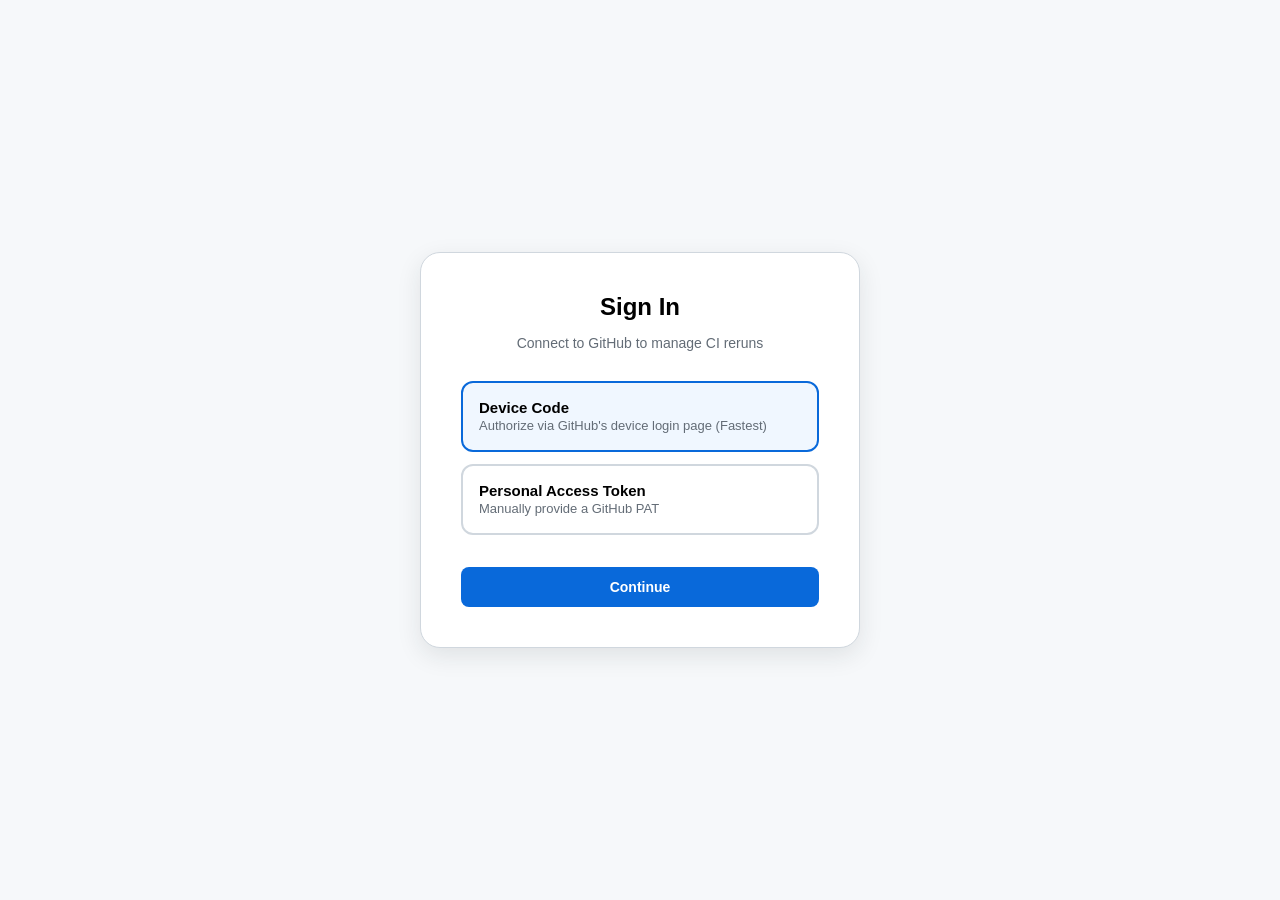
<file: src/gh_rerunner/auth_ui.html>
<!doctype html>
<html lang="en">
<head>
  <meta charset="utf-8" />
  <meta name="viewport" content="width=device-width, initial-scale=1" />
  <title>gh-rerunner | Sign In</title>
  <style>
    :root {
      --bg: #f6f8fa;
      --panel: #ffffff;
      --text: #1f2328;
      --muted: #636c76;
      --accent: #0969da;
      --line: #d0d7de;
      --ok: #1a7f37;
      --err: #cf222e;
      --radius: 12px;
    }
    * { box-sizing: border-box; }
    body {
      margin: 0;
      min-height: 100vh;
      background: var(--bg);
      display: flex;
      align-items: center;
      justify-content: center;
      font-family: -apple-system, BlinkMacSystemFont, "Segoe UI", Helvetica, Arial, sans-serif;
      padding: 20px;
    }
    .hero {
      width: 100%;
      max-width: 440px;
      background: var(--panel);
      border: 1px solid var(--line);
      border-radius: 20px;
      box-shadow: 0 8px 24px rgba(31,35,40,0.1);
      padding: 40px;
    }
    h1 { margin: 0 0 8px; font-size: 1.5rem; text-align: center; }
    .subtitle { color: var(--muted); text-align: center; font-size: 14px; margin-bottom: 30px; }

    /* Method Selection */
    .option-card {
      padding: 16px;
      border: 2px solid var(--line);
      border-radius: 12px;
      margin-bottom: 12px;
      cursor: pointer;
      transition: 0.2s;
    }
    .option-card:hover { border-color: var(--accent); background: #f0f7ff; }
    .option-card.selected { border-color: var(--accent); background: #f0f7ff; }
    .option-card strong { display: block; font-size: 15px; }
    .option-card span { font-size: 13px; color: var(--muted); }

    /* Device Flow Display */
    .device-box {
      background: var(--bg);
      border: 1px dashed var(--line);
      border-radius: 12px;
      padding: 24px;
      text-align: center;
      margin-bottom: 20px;
    }
    .device-code {
      font-family: ui-monospace, monospace;
      font-size: 32px;
      font-weight: bold;
      color: var(--accent);
      letter-spacing: 4px;
      margin: 16px 0;
      cursor: pointer;
    }

    button {
      width: 100%;
      padding: 12px;
      border-radius: 8px;
      font-weight: 600;
      font-size: 14px;
      cursor: pointer;
      border: none;
      transition: 0.1s;
    }
    .btn-primary { background: var(--accent); color: white; }
    .btn-secondary { background: white; color: var(--text); border: 1px solid var(--line); }
    button:hover { opacity: 0.9; }

    .status {
      margin-top: 16px;
      padding: 12px;
      border-radius: 8px;
      font-size: 13px;
      text-align: center;
    }
    .status.info { background: #ddf4ff; color: #0969da; }
    .status.success { background: #dafbe1; color: var(--ok); }
    .status.error { background: #ffebe9; color: var(--err); }
    
    .step { display: none; animation: fadeIn 0.3s ease; }
    .step.active { display: block; }
    @keyframes fadeIn { from { opacity: 0; transform: translateY(5px); } to { opacity: 1; transform: translateY(0); } }
  </style>
</head>
<body>
  <div class="hero">
    <h1>Sign In</h1>
    <p class="subtitle">Connect to GitHub to manage CI reruns</p>

    <div id="step1" class="step active">
      <div class="option-card selected" onclick="setMethod('device')">
        <strong>Device Code</strong>
        <span>Authorize via GitHub's device login page (Fastest)</span>
      </div>
      <div class="option-card" onclick="setMethod('pat')">
        <strong>Personal Access Token</strong>
        <span>Manually provide a GitHub PAT</span>
      </div>
      <button class="btn-primary" style="margin-top: 20px;" id="nextBtn">Continue</button>
    </div>

    <div id="step2Device" class="step">
      <div class="device-box">
        <span style="font-size: 11px; text-transform: uppercase; color: var(--muted);">Your Device Code</span>
        <div class="device-code" id="deviceCode" onclick="copyCode()">---- ----</div>
        <button class="btn-secondary" id="deviceCopyBtn" disabled>Copy & Open GitHub</button>
      </div>
      <div id="deviceStatus" class="status info">Waiting for approval...</div>
      <button class="btn-secondary" style="margin-top: 12px;" onclick="location.reload()">Back</button>
    </div>

    <div id="step2Pat" class="step">
      <form id="patForm">
        <label style="font-size:12px; font-weight:600; display:block; margin-bottom:6px;">Personal Access Token</label>
        <input id="patInput" type="password" placeholder="ghp_..." style="width:100%; padding:10px; border:1px solid var(--line); border-radius:8px; margin-bottom:20px;">
        <button type="submit" class="btn-primary">Sign In with Token</button>
      </form>
      <div id="patStatus" class="status" style="display:none;"></div>
      <button class="btn-secondary" style="margin-top: 12px;" onclick="location.reload()">Back</button>
    </div>
  </div>

  <script>
    const embedded = new URLSearchParams(window.location.search).get('embedded') === '1';
    let selectedMethod = 'device';
    const deviceCodeEl = document.getElementById('deviceCode');
    const deviceStatusEl = document.getElementById('deviceStatus');
    let pollIntervalId = null;
    let pollDelayMs = 5000;

    function finishAuth(login) {
      if (embedded && window.parent && window.parent !== window) {
        window.parent.postMessage({ type: 'gh-rerunner-auth-success', login }, window.location.origin);
        return;
      }
      setTimeout(() => window.close(), 300);
    }

    function setMethod(m) {
      selectedMethod = m;
      document.querySelectorAll('.option-card').forEach(c => {
        c.classList.toggle('selected', c.innerHTML.includes(m === 'device' ? 'Device' : 'Personal'));
      });
    }

    document.getElementById('nextBtn').onclick = () => {
      document.getElementById('step1').classList.remove('active');
      if (selectedMethod === 'device') {
        document.getElementById('step2Device').classList.add('active');
        initDeviceFlow();
      } else {
        document.getElementById('step2Pat').classList.add('active');
      }
    };

    async function initDeviceFlow() {
      try {
        const res = await fetch('/rpc', {
          method: 'POST',
          headers: { 'Content-Type': 'application/json' },
          body: JSON.stringify({ jsonrpc: '2.0', id: 1, method: 'requestDeviceCode', params: {} })
        });
        const data = await res.json();
        const result = data.result;
        deviceCodeEl.textContent = result.user_code || result.device_code;
        pollDelayMs = Math.max(1000, Number(result.interval || 5) * 1000);

        const copyBtn = document.getElementById('deviceCopyBtn');
        copyBtn.disabled = false;
        copyBtn.onclick = () => {
          navigator.clipboard.writeText(deviceCodeEl.textContent);
          window.open(result.verification_uri_complete || result.verification_uri, '_blank');
        };

        pollDeviceToken(result.device_code);
      } catch (err) {
        deviceStatusEl.textContent = "Failed to start device flow.";
        deviceStatusEl.className = "status error";
      }
    }

    function pollDeviceToken(code) {
      if (pollIntervalId) {
        clearTimeout(pollIntervalId);
      }

      const pollOnce = async () => {
        try {
          const res = await fetch('/rpc', {
            method: 'POST',
            headers: { 'Content-Type': 'application/json' },
            body: JSON.stringify({ jsonrpc: '2.0', id: 1, method: 'pollDeviceToken', params: { device_code: code } })
          });
          const data = await res.json();
          if (data.error && data.error.message === 'authorization_pending') {
            pollIntervalId = setTimeout(pollOnce, pollDelayMs);
            return;
          }
          if (data.error && data.error.message === 'slow_down') {
            pollDelayMs += 5000;
            deviceStatusEl.textContent = 'GitHub asked to slow down. Retrying...';
            deviceStatusEl.className = 'status info';
            pollIntervalId = setTimeout(pollOnce, pollDelayMs);
            return;
          }
          if (data.error) {
            clearTimeout(pollIntervalId);
            deviceStatusEl.textContent = data.error.message || 'Device authorization failed.';
            deviceStatusEl.className = 'status error';
            return;
          }
          if (data.result) {
            clearTimeout(pollIntervalId);
            deviceStatusEl.textContent = `Success! Signed in as ${data.result}`;
            deviceStatusEl.className = "status success";
            finishAuth(data.result);
            return;
          }
          pollIntervalId = setTimeout(pollOnce, pollDelayMs);
        } catch (err) {
          clearTimeout(pollIntervalId);
          deviceStatusEl.textContent = 'Device authorization failed.';
          deviceStatusEl.className = 'status error';
        }
      };

      pollIntervalId = setTimeout(pollOnce, pollDelayMs);
    }

    document.getElementById('patForm').onsubmit = async (e) => {
      e.preventDefault();
      const token = document.getElementById('patInput').value;
      const status = document.getElementById('patStatus');
      status.style.display = 'block';
      status.textContent = "Verifying...";
      
      const res = await fetch(`/auth?token=${encodeURIComponent(token)}`);
      const data = await res.json();
      if (data.status === 'ok') {
        status.textContent = "Verified! Closing...";
        status.className = "status success";
        finishAuth(data.login);
      } else {
        status.textContent = data.message;
        status.className = "status error";
      }
    };

    function copyCode() {
        navigator.clipboard.writeText(deviceCodeEl.textContent);
        const original = deviceCodeEl.textContent;
        deviceCodeEl.textContent = "COPIED";
        setTimeout(() => deviceCodeEl.textContent = original, 1000);
    }
  </script>
</body>
</html>
</file>
